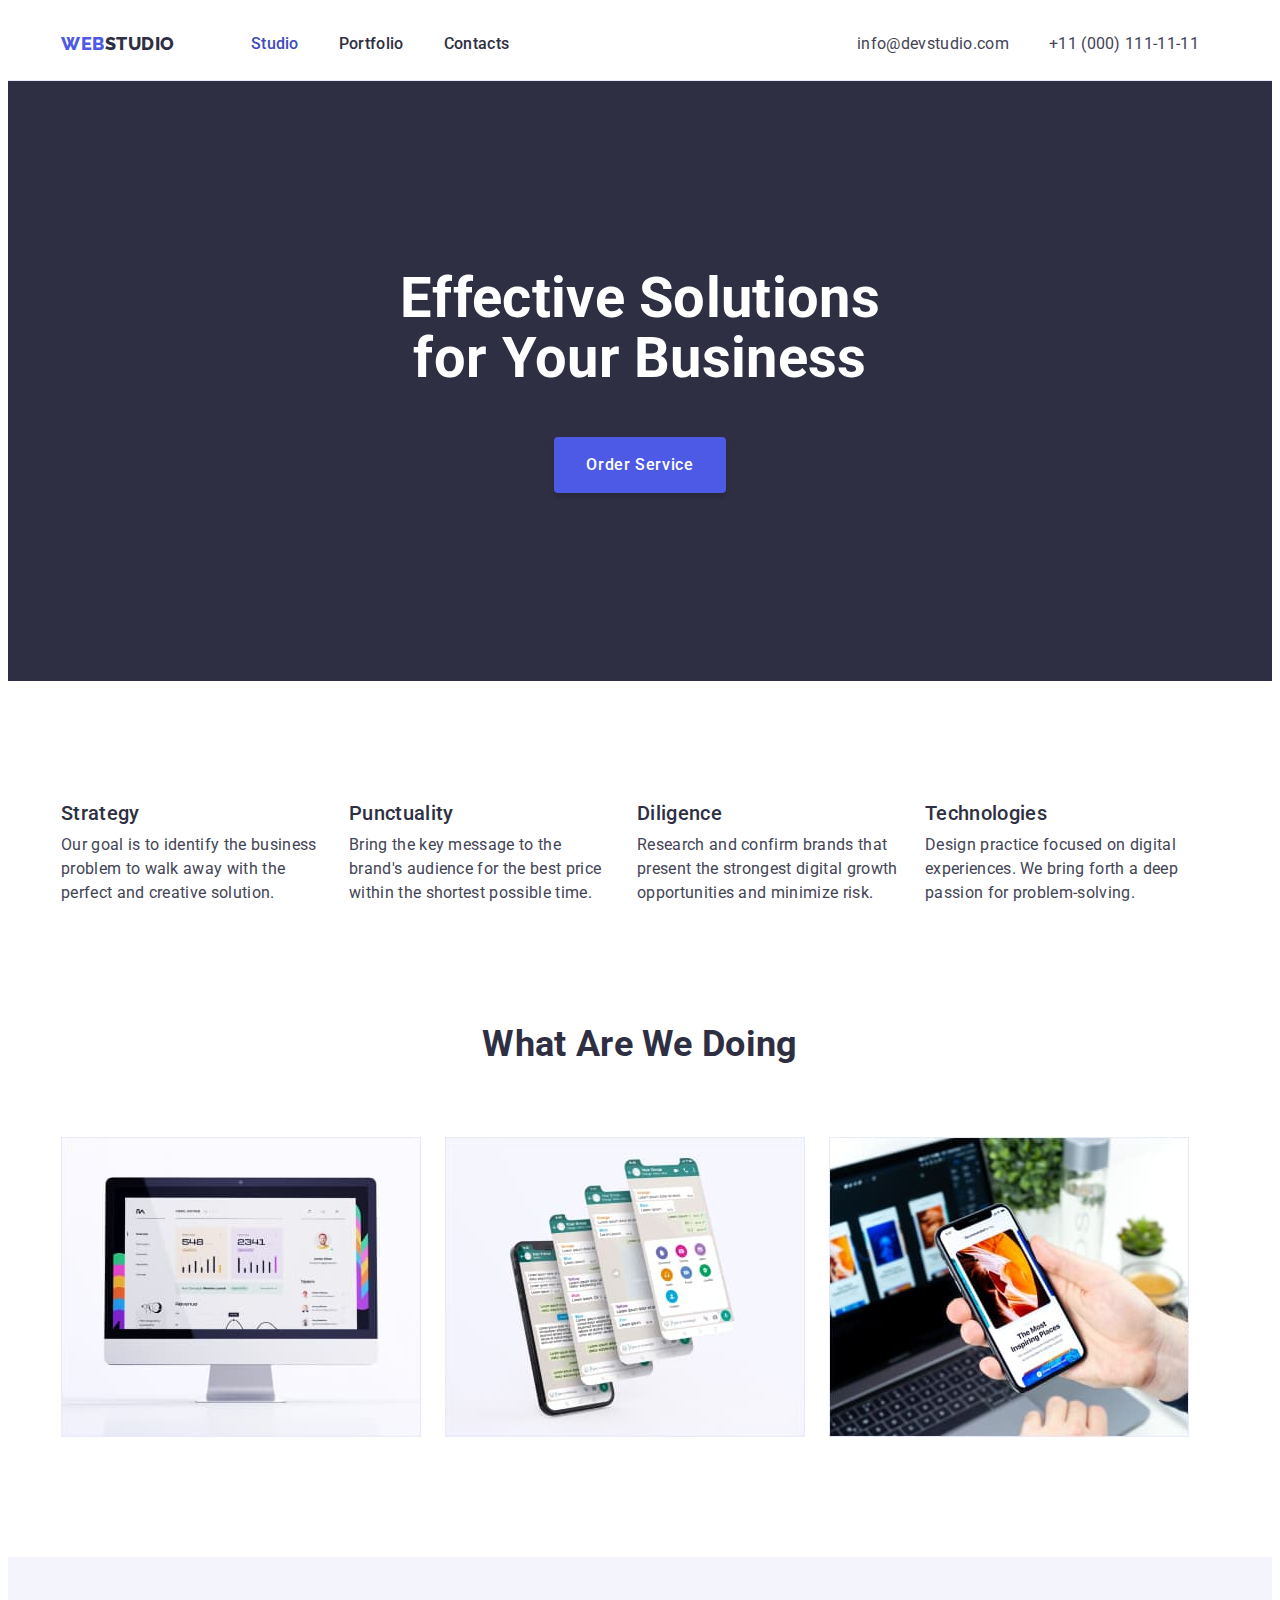
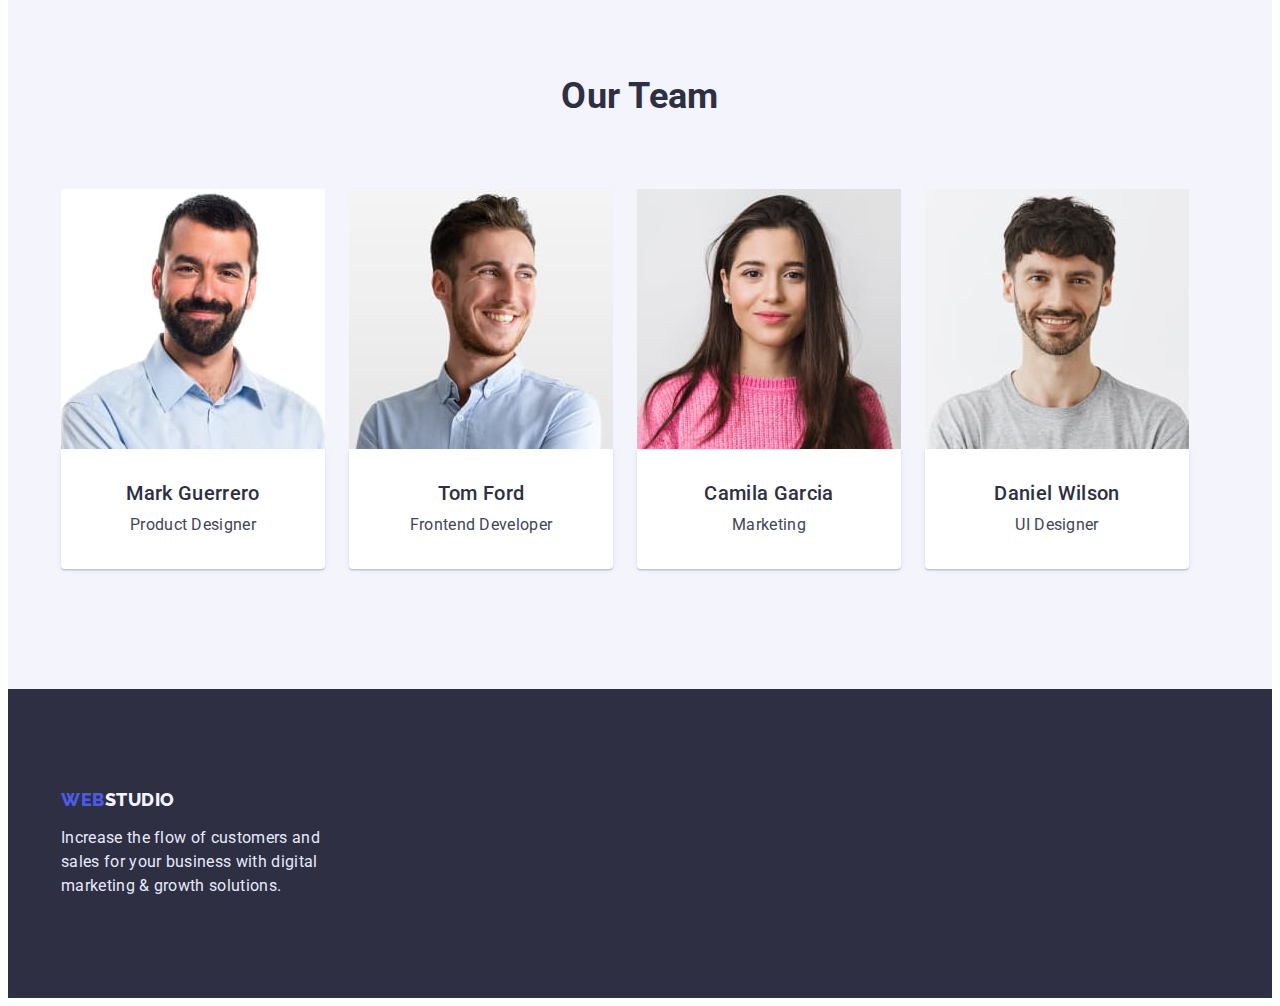
<file: index.html>
<!DOCTYPE html>
<html lang="en">
  <head>
    <meta charset="UTF-8" />
    <meta http-equiv="X-UA-Compatible" content="IE=edge" />
    <meta name="viewport" content="width=device-width, initial-scale=1.0" />
    <title>WebStudio</title>
    <link rel="preconnect" href="https://fonts.googleapis.com" />
    <link rel="preconnect" href="https://fonts.gstatic.com" crossorigin />
    <link href="https://fonts.googleapis.com/css2?family=Raleway:wght@800&family=Roboto:wght@400;500;700;900&display=swap" rel="stylesheet" />
    <link
      rel="stylesheet"
      href="https://cdnjs.cloudflare.com/ajax/libs/modern-normalize/1.1.0/modern-normalize.min.css"
      integrity="sha512-wpPYUAdjBVSE4KJnH1VR1HeZfpl1ub8YT/NKx4PuQ5NmX2tKuGu6U/JRp5y+Y8XG2tV+wKQpNHVUX03MfMFn9Q=="
      crossorigin="anonymous"
      referrerpolicy="no-referrer"
    />
    <link rel="stylesheet" href="./css/styles.css" />
  </head>
  <body>
    <!-- Header -->
    <header class="main-header">
      <div class="container header-container">
        <nav class="main-nav">
          <a class="logo link" href="./index.html"><span class="text-logo">Web</span>Studio</a>
          <ul class="menu list">
            <li><a class="menu-link current" href="">Studio</a></li>
            <li><a class="menu-link" href="./portfolio.html">Portfolio</a></li>
            <li><a class="menu-link" href="">Contacts</a></li>
          </ul>
        </nav>
        <address class="address">
          <ul class="contact-list list">
            <li><a class="contact-item link" href="mailto:info@devstudio.com">info@devstudio.com</a></li>
            <li><a class="contact-item link" href="tel:+110001111111">+11 (000) 111-11-11</a></li>
          </ul>
        </address>
      </div>
    </header>

    <!-- Main content -->
    <main>
      <!-- Hero -->
      <section class="hero">
        <div class="container">
          <h1 class="hero-title">Effective Solutions for Your Business</h1>
          <button class="hero-btn" type="button">Order Service</button>
        </div>
      </section>

      <!-- Features -->
      <section class="features section">
        <div class="container">
          <h2 class="visually-hidden">Features</h2>
          <ul class="feature-list list">
            <li class="feature-item">
              <h3 class="header-title">Strategy</h3>
              <p class="par-text">Our goal is to identify the business problem to walk away with the perfect and creative solution.</p>
            </li>
            <li class="feature-item">
              <h3 class="header-title">Punctuality</h3>
              <p class="par-text">Bring the key message to the brand's audience for the best price within the shortest possible time.</p>
            </li>
            <li class="feature-item">
              <h3 class="header-title">Diligence</h3>
              <p class="par-text">Research and confirm brands that present the strongest digital growth opportunities and minimize risk.</p>
            </li>
            <li class="feature-item">
              <h3 class="header-title">Technologies</h3>
              <p class="par-text">Design practice focused on digital experiences. We bring forth a deep passion for problem-solving.</p>
            </li>
          </ul>
        </div>
      </section>

      <!-- Examples of work -->
      <section class="works section">
        <div class="container">
          <h2 class="section-title">What are we doing</h2>
          <ul class="work-img-lis list">
            <li class="work-item"><img src="./images/work_1.jpg" alt="computer" width="360" height="300" /></li>
            <li class="work-item"><img src="./images/work_2.jpg" alt="mobile software" width="360" height="300" /></li>
            <li class="work-item"><img src="./images/work_3.jpg" alt="smartphone" width="360" height="300" /></li>
          </ul>
        </div>
      </section>

      <!-- Team -->
      <section class="team section">
        <div class="container">
          <h2 class="section-title">Our Team</h2>
          <ul class="team-list list">
            <li class="team-item">
              <img src="./images/employee_1.jpg" alt="employee Mark Guerrero" width="264" height="260" />
              <div class="team-content">
                <h3 class="header-title">Mark Guerrero</h3>
                <p class="par-text">Product Designer</p>
              </div>
            </li>
            <li class="team-item">
              <img src="./images/employee_2.jpg" alt="employee Tom Ford" width="264" height="260" />
              <div class="team-content">
                <h3 class="header-title">Tom Ford</h3>
                <p class="par-text">Frontend Developer</p>
              </div>
            </li>
            <li class="team-item">
              <img src="./images/employee_3.jpg" alt="employee Camila Garcia" width="264" height="260" />
              <div class="team-content">
                <h3 class="header-title">Camila Garcia</h3>
                <p class="par-text">Marketing</p>
              </div>
            </li>
            <li class="team-item">
              <img src="./images/employee_4.jpg" alt="employee Daniel Wilson" width="264" height="260" />
              <div class="team-content">
                <h3 class="header-title">Daniel Wilson</h3>
                <p class="par-text">UI Designer</p>
              </div>
            </li>
          </ul>
        </div>
      </section>
    </main>

    <!-- Footer-->
    <footer class="footer">
      <div class="container">
        <a class="logo footer-logo" href="./index.html"><span class="text-logo">Web</span>Studio</a>
        <p class="par-text footer-text">Increase the flow of customers and sales for your business with digital marketing & growth solutions.</p>
      </div>
    </footer>
  </body>
</html>
</file>
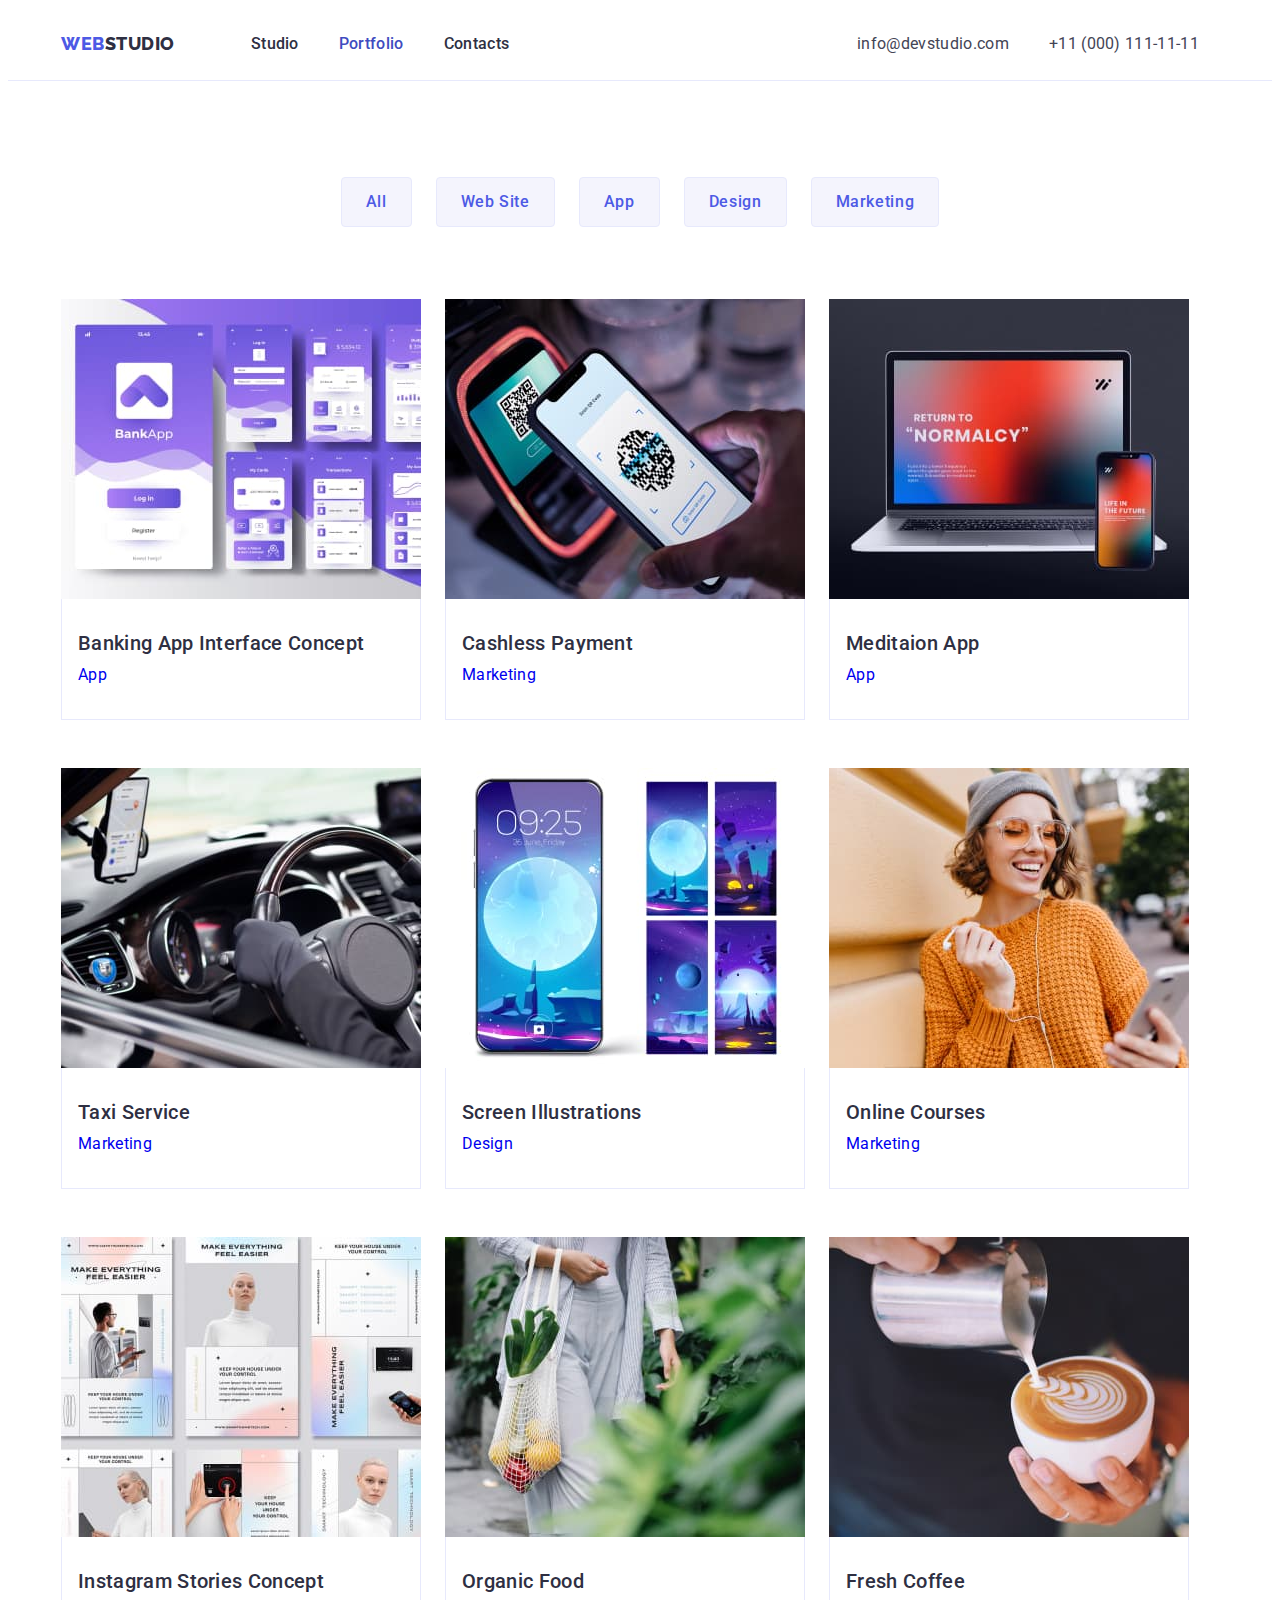
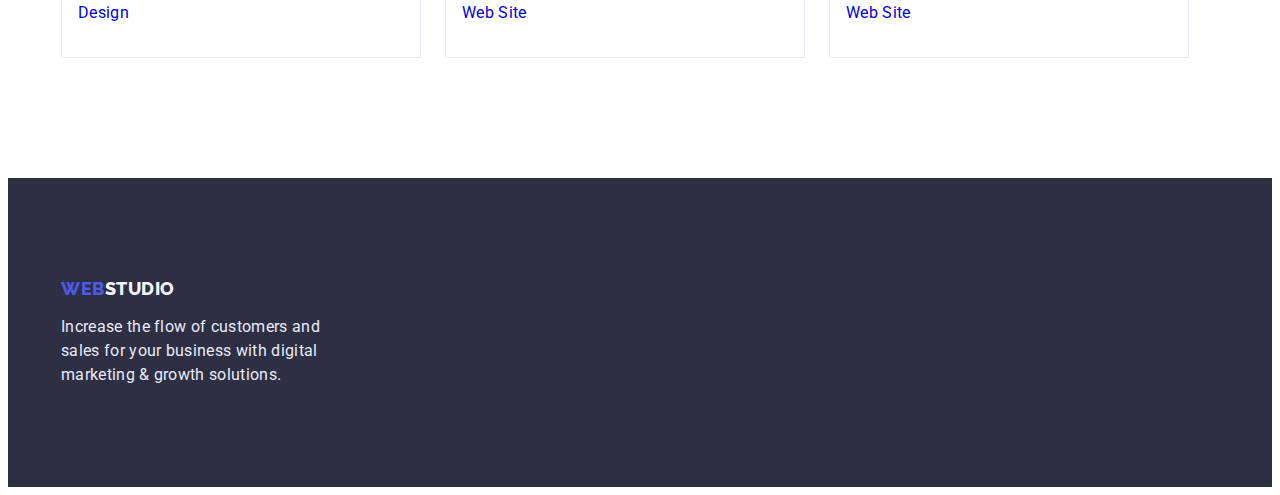
<file: portfolio.html>
<!DOCTYPE html>
<html lang="en">
  <head>
    <meta charset="UTF-8" />
    <meta http-equiv="X-UA-Compatible" content="IE=edge" />
    <meta name="viewport" content="width=device-width, initial-scale=1.0" />
    <title>WebStudio</title>
    <link rel="preconnect" href="https://fonts.googleapis.com" />
    <link rel="preconnect" href="https://fonts.gstatic.com" crossorigin />
    <link href="https://fonts.googleapis.com/css2?family=Raleway:wght@800&family=Roboto:wght@400;500;700&display=swap" rel="stylesheet" />
    <link
      rel="stylesheet"
      href="https://cdnjs.cloudflare.com/ajax/libs/modern-normalize/1.1.0/modern-normalize.min.css"
      integrity="sha512-wpPYUAdjBVSE4KJnH1VR1HeZfpl1ub8YT/NKx4PuQ5NmX2tKuGu6U/JRp5y+Y8XG2tV+wKQpNHVUX03MfMFn9Q=="
      crossorigin="anonymous"
      referrerpolicy="no-referrer"
    />
    <link rel="stylesheet" href="./css/styles.css" />
  </head>
  <body>
    <!-- Header -->
    <header class="main-header">
      <div class="container header-container">
        <nav class="main-nav">
          <a class="logo link" href="./index.html"><span class="text-logo">Web</span>Studio</a>
          <ul class="menu list">
            <li><a class="menu-link" href="./index.html">Studio</a></li>
            <li><a class="menu-link current" href="">Portfolio</a></li>
            <li><a class="menu-link" href="">Contacts</a></li>
          </ul>
        </nav>
        <address class="address">
          <ul class="contact-list list">
            <li><a class="contact-item link" href="mailto:info@devstudio.com">info@devstudio.com</a></li>
            <li><a class="contact-item link" href="tel:+110001111111">+11 (000) 111-11-11</a></li>
          </ul>
        </address>
      </div>
    </header>

    <!-- Main content -->
    <main>
      <!-- Portfolio -->
      <section class="portfolio">
        <div class="container">
          <h1 class="visually-hidden" class="port-title">Portfolio</h1>
          <ul class="port-buttons list">
            <li><button class="port-btn" type="button">All</button></li>
            <li><button class="port-btn" type="button">Web Site</button></li>
            <li><button class="port-btn" type="button">App</button></li>
            <li><button class="port-btn" type="button">Design</button></li>
            <li><button class="port-btn" type="button">Marketing</button></li>
          </ul>
          <ul class="port-images list">
            <li class="port-item">
              <a href="./portfolio.html" class="link">
                <img src="./images/port_1.jpg" alt="design windows" width="360" height="300" />
                <div class="port-content">
                  <h2 class="header-title">Banking App Interface Concept</h2>
                  <p class="par-text">App</p>
                </div>
              </a>
            </li>
            <li class="port-item">
              <a href="./portfolio.html" class="link">
                <img src="./images/port_2.jpg" alt="smartphone with code scanner" width="360" height="300" />
                <div class="port-content">
                  <h2 class="header-title">Cashless Payment</h2>
                  <p class="par-text">Marketing</p>
                </div>
              </a>
            </li>
            <li class="port-item">
              <a href="./portfolio.html" class="link">
                <img src="./images/port_3.jpg" alt="laptop and smartphone" width="360" height="300" />
                <div class="port-content">
                  <h2 class="header-title">Meditaion App</h2>
                  <p class="par-text">App</p>
                </div>
              </a>
            </li>
            <li class="port-item">
              <a href="./portfolio.html" class="link">
                <img src="./images/port_4.jpg" alt="in the car" width="360" height="300" />
                <div class="port-content">
                  <h2 class="header-title">Taxi Service</h2>
                  <p class="par-text">Marketing</p>
                </div>
              </a>
            </li>
            <li class="port-item">
              <a href="./portfolio.html" class="link">
                <img src="./images/port_5.jpg" alt="smartphone with purple pictures" width="360" height="300" />
                <div class="port-content">
                  <h2 class="header-title">Screen Illustrations</h2>
                  <p class="par-text">Design</p>
                </div>
              </a>
            </li>
            <li class="port-item">
              <a href="./portfolio.html" class="link">
                <img src="./images/port_6.jpg" alt="the girl with the orange blouse" width="360" height="300" />
                <div class="port-content">
                  <h2 class="header-title">Online Courses</h2>
                  <p class="par-text">Marketing</p>
                </div>
              </a>
            </li>
            <li class="port-item">
              <a href="./portfolio.html" class="link">
                <img src="./images/port_7.jpg" alt="telephone pages" width="360" height="300" />
                <div class="port-content">
                  <h2 class="header-title">Instagram Stories Concept</h2>
                  <p class="par-text">Design</p>
                </div>
              </a>
            </li>
            <li class="port-item">
              <a href="./portfolio.html" class="link">
                <img src="./images/port_8.jpg" alt="woman with a bag" width="360" height="300" />
                <div class="port-content">
                  <h2 class="header-title">Organic Food</h2>
                  <p class="par-text">Web Site</p>
                </div>
              </a>
            </li>
            <li class="port-item">
              <a href="./portfolio.html" class="link">
                <img src="./images/port_9.jpg" alt="coffee preparation" width="360" height="300" />
                <div class="port-content">
                  <h2 class="header-title">Fresh Coffee</h2>
                  <p class="par-text">Web Site</p>
                </div>
              </a>
            </li>
          </ul>
        </div>
      </section>
    </main>

    <!-- Footer-->
    <footer class="footer">
      <div class="container">
        <a class="logo footer-logo" href="./index.html"><span class="text-logo">Web</span>Studio</a>
        <p class="par-text footer-text">Increase the flow of customers and sales for your business with digital marketing & growth solutions.</p>
      </div>
    </footer>
  </body>
</html>
</file>
<file: css/styles.css>
:root {
    --primary-text-color: #434455;
    --title-text-color: #2E2F42;
    --accent-color: #4D5AE5;
    --ocean-color: #404BBF;
    --white-color: #FFF;
    --cloud-color: #F4F4FD;
    --cornflower-color: #E7E9FC;
    --platinum-color: #E5E5E5;
}


body {
    font-family: 'Roboto', sans-serif;
    letter-spacing: 0.02em;
    color: var(--primary-text-color);
}

h1,
h2,
h3,
h4,
p {
    margin-top: 0;
    margin-bottom: 0;
}

ul {
    margin-top: 0;
    margin-bottom: 0;
    padding-left: 0;

}

img {
    display: block;
    max-width: 100%;
    height: auto;
}

.container {
    width: 100%;
    max-width: 1158px;
    padding: 0 15px;
    margin: 0 auto;
}

.list {
    list-style: none;
}

.link {
    text-decoration: none;
}

.header-title {
    margin-bottom: 8px;
    font-weight: 500;
    font-size: 20px;
    line-height: 1.2;
    color: var(--title-text-color);
}

.par-text {
    font-size: 16px;
    line-height: 1.5;
}

.section {
    padding: 120px 0;
}

.section-title {
    margin-bottom: 72px;
    font-size: 36px;
    line-height: 1.11;
    text-align: center;
    text-transform: capitalize;
    color: var(--title-text-color);
}

.visually-hidden {
    position: absolute;
    width: 1px;
    height: 1px;
    margin: -1px;
    border: 0;
    padding: 0;
    white-space: nowrap;
    clip-path: inset(100%);
    clip: rect(0 0 0 0);
    overflow: hidden;
}



/* _________________Header_________________ */

.main-header {
    border-bottom: 1px solid var(--cornflower-color);
}

.logo {
    font-family: 'Raleway', sans-serif;
    font-weight: 800;
    font-size: 18px;
    line-height: 1.33;
    letter-spacing: 0.03em;
    text-transform: uppercase;
    color: var(--title-text-color)
}

.text-logo {
    color: var(--accent-color);
}

.header-container {
    display: flex;
    padding: 24px 0;
    align-items: center;
}

.main-nav {
    display: flex;
    align-items: center;
    flex-grow: 1;
    gap: 56px;
}

.menu {
    display: flex;
    align-items: center;

}

.menu-link {
    padding: 20px;
    font-weight: 500;
    font-size: 16px;
    line-height: 1.5;
    text-decoration: none;
    color: var(--title-text-color)
}

.menu-link:hover,
.menu-link:focus {
    color: var(--ocean-color);
}

.contact-list {
    display: flex;
    align-items: center;
}

.contact-item {
    padding: 20px;
    font-size: 16px;
    line-height: 1.5;
    color: inherit;
    font-style: normal;
}



.contact-item:hover,
.contact-item:focus,
.contact-item:hover,
.contact-item:focus {
    color: var(--ocean-color);
}

.menu .menu-link.current {
    color: var(--ocean-color);
}



/* _________________Hero_________________ */

.hero {
    padding: 188px 0;
    text-align: center;
    background: var(--title-text-color);
}

.hero-title {
    max-width: 496px;
    margin: 0 auto 48px;
    font-size: 56px;
    line-height: 1.07;
    color: var(--white-color);
}

.hero-btn {
    display: inline-block;
    min-width: 170px;
    padding: 16px 32px;
    font-family: inherit;
    cursor: pointer;
    font-weight: 500;
    font-size: 16px;
    line-height: 1.5;
    letter-spacing: 0.04em;
    border-radius: 4px;
    border: none;
    box-shadow: 0px 4px 4px rgba(0, 0, 0, 0.15);
    background: var(--accent-color);
    color: var(--white-color);
}

.hero-btn:hover {
    background: var(--ocean-color);
}



/* _________________Features_________________ */

.features {
    padding-bottom: 0;
}

.feature-list {
    display: flex;
    gap: 24px;
    flex-wrap: wrap;
}

.feature-item {
    flex-basis: 264px;
}



/* _________________Examples of work_________________ */

.work-img-lis {
    display: flex;
    gap: 24px;
    flex-wrap: wrap;
}

.work-item {
    flex-basis: calc(100% - 48px) / 3;
}



/* _________________Team_________________ */

.team {
    background: var(--cloud-color);
}

.team-list {
    display: flex;
    gap: 24px;
    flex-wrap: wrap;
}

.team-item {
    flex-basis: calc(100% - 72px) / 4;
}

.team-content {
    background: var(--white-color);
    text-align: center;
    padding: 32px 0;
    box-shadow: 0px 1px 6px rgba(46, 47, 66, 0.08), 0px 1px 1px rgba(46, 47, 66, 0.16), 0px 2px 1px rgba(46, 47, 66, 0.08);
    border-radius: 0px 0px 4px 4px;
}



/* _________________Portfolio_________________ */

.portfolio {
    padding-top: 96px;
    padding-bottom: 120px;
}

.port-buttons {
    display: flex;
    margin-bottom: 72px;
    justify-content: center;
    gap: 24px;
}

.port-btn {
    display: inline-block;
    min-width: 69px;
    padding: 12px 24px;
    text-align: center;
    font-family: inherit;
    cursor: pointer;
    font-weight: 500;
    font-size: 16px;
    line-height: 1.5;
    letter-spacing: 0.04em;
    border-radius: 4px;
    border: 1px solid var(--cornflower-color);
    background: var(--cloud-color);
    color: var(--accent-color);
}

.port-btn:hover,
.port-btn:focus {
    border: 1px solid transparent;
    box-shadow: 0px 3px 1px rgba(0, 0, 0, 0.1), 0px 2px 1px rgba(0, 0, 0, 0.08), 0px 2px 2px rgba(0, 0, 0, 0.12);
    background: var(--ocean-color);
    color: var(--white-color);
}

.port-images {
    display: flex;
    column-gap: 24px;
    row-gap: 48px;
    flex-wrap: wrap;
}

.port-item {
    flex-basis: calc(100% - 48px) / 3;

}

.port-content {
    text-align: left;
    padding: 32px 0 32px 16px;
    border: 1px solid var(--cornflower-color);
    border-top: 0;
}



/* _________________Footer_________________ */

.footer {
    background: var(--title-text-color);
    padding: 100px 0;
}

.footer-logo {
    line-height: 1.17;
    text-decoration: none;
    color: var(--cloud-color);
}

.footer-text {
    margin-top: 16px;
    width: 264px;
    color: var(--cornflower-color);
}
</file>
